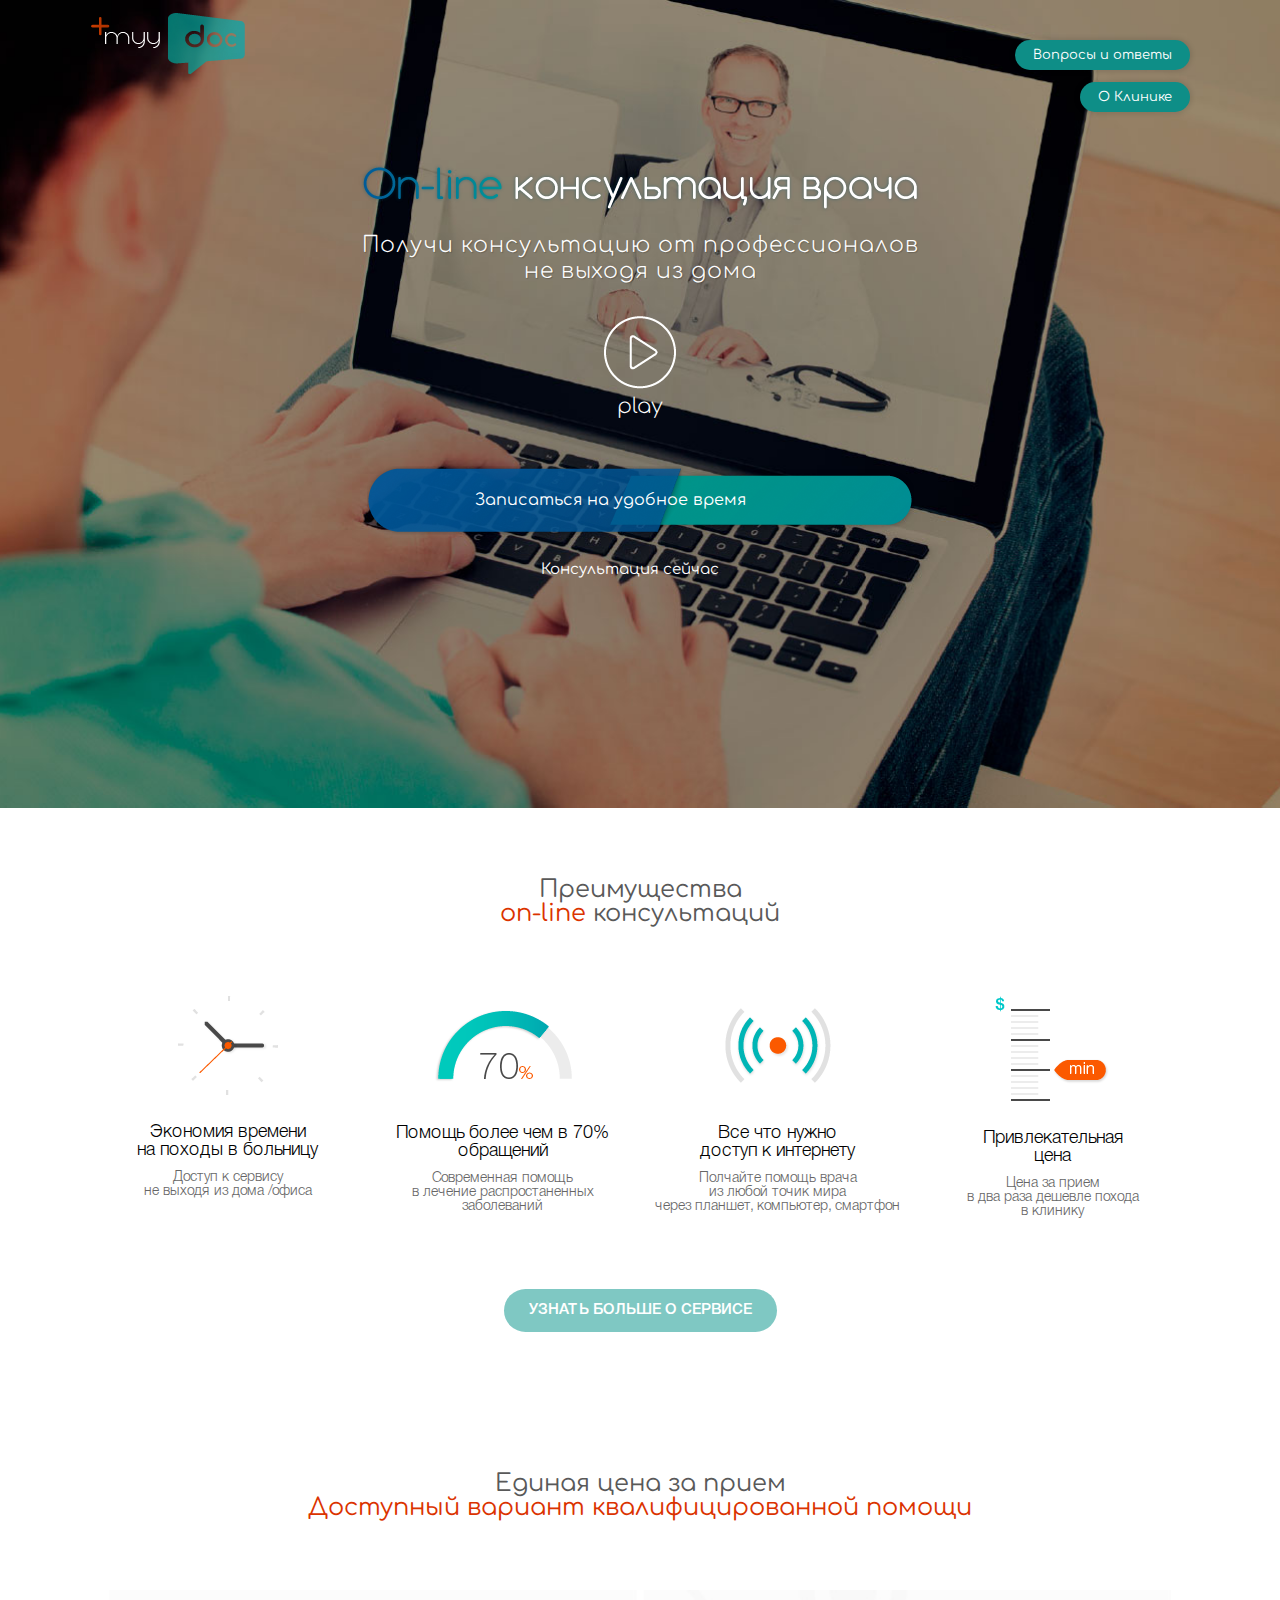
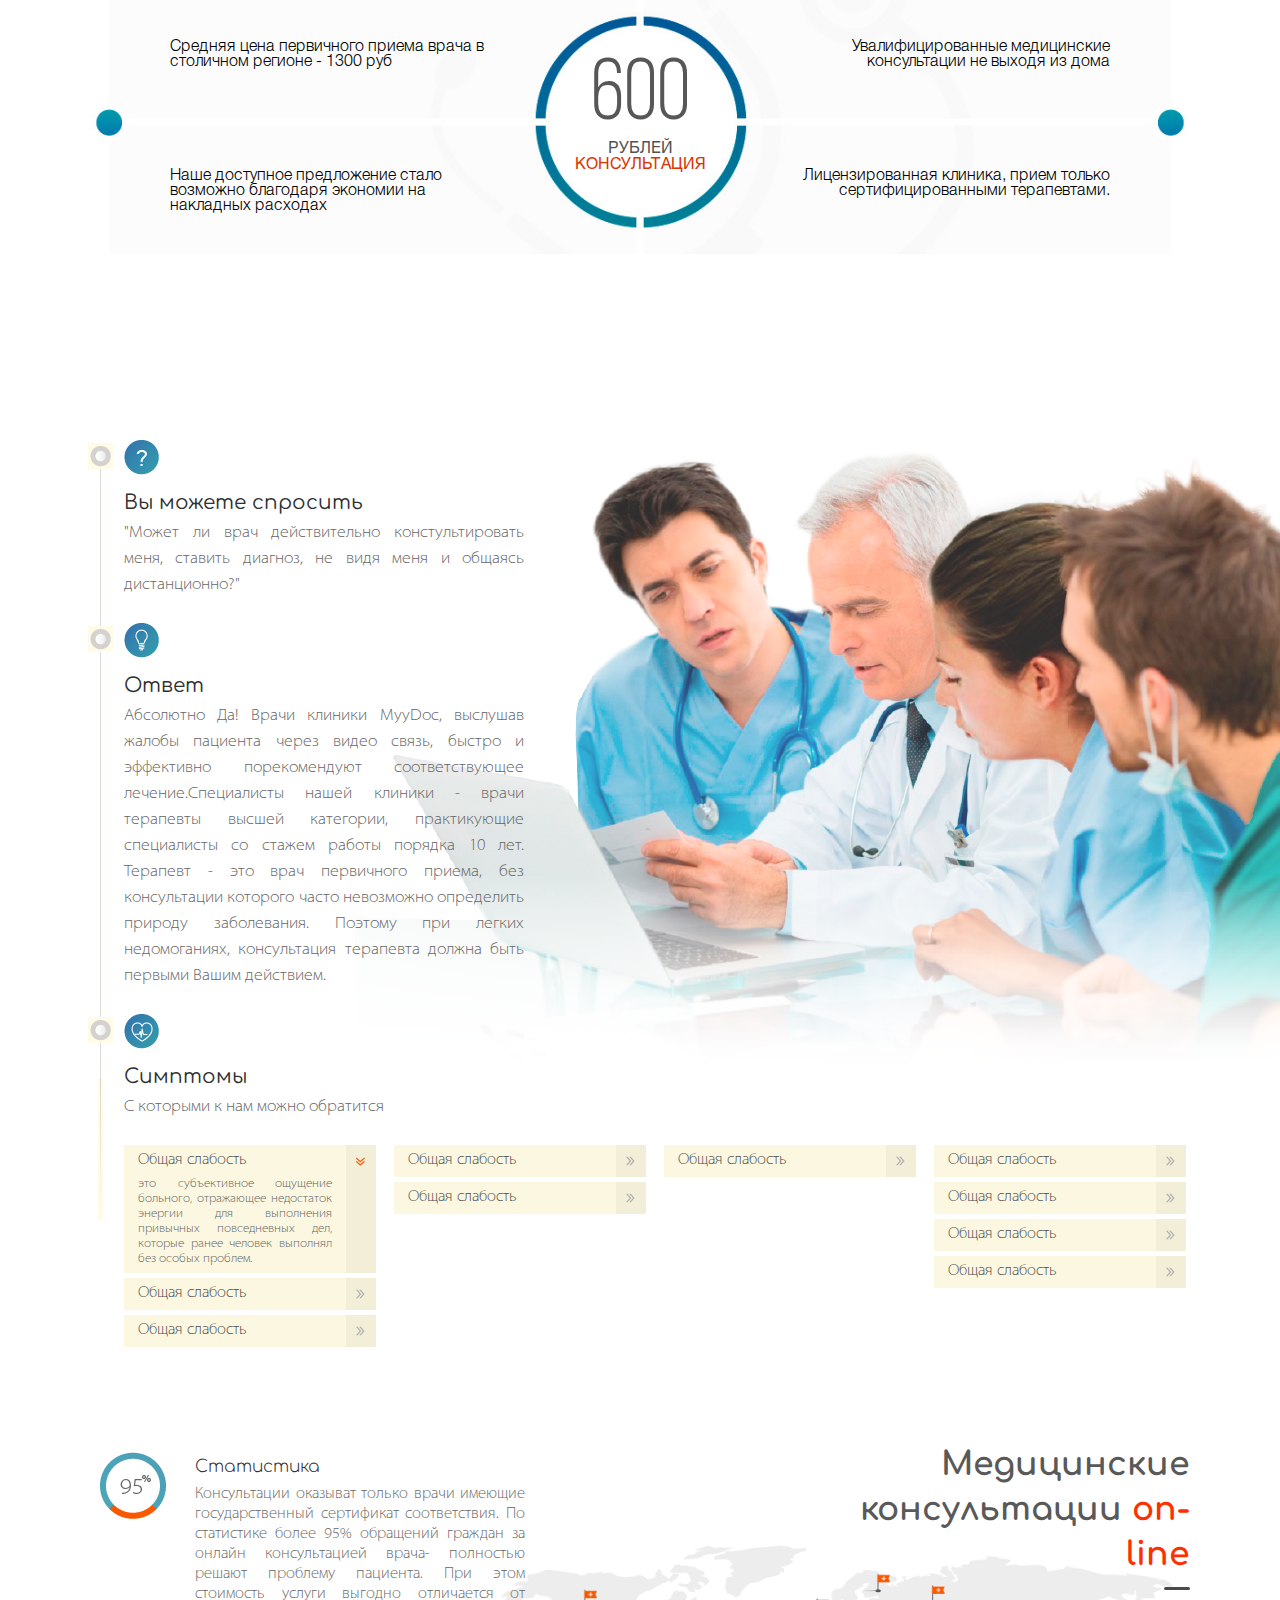
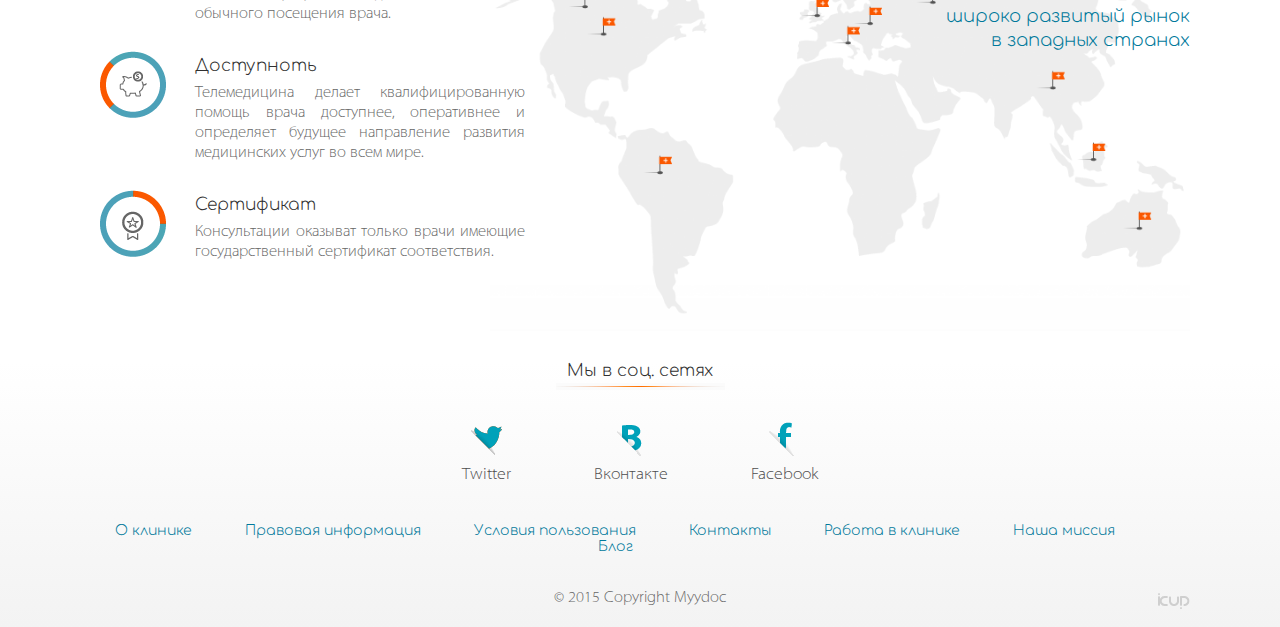
<file: index.html>
<!DOCTYPE html>

<html>
<head>
    <title>Получи консультацию от профессионалов</title>

    <meta charset="utf-8">
    <meta name="viewport" content="width=1120px">

    <link href='https://fonts.googleapis.com/css?family=Comfortaa:400,300,700&subset=latin,cyrillic' rel='stylesheet' type='text/css'>
    
    <link rel="stylesheet" href="css/jquery.fancybox.css">
    <link rel="stylesheet" href="css/reset.css"/>
    <link rel="stylesheet" href="css/magnific-popup.css"/>
    <link rel="stylesheet" href="css/style.css"/>

    
    <script src="js/jquery-1.10.2.min.js"></script>
    <script src="js/jquery.fancybox.pack.js"></script>
    <script src="js/jquery.magnific-popup.min.js"></script>
    <script src="js/app.js"></script>
</head>
<body>

    <div class="section-1">
        <div class="w-wrap">
            <div class="top">
                <a href="#" class="logo">
                    <img src="img/i-logo.png"/>
                </a>

                <div class="controls">
                    <a href="answer.html">Bопросы и ответы</a><br>
                    <a href="service.html">О Клинике</a>
                </div>

                <h1><span>On-line</span> консультация врача</h1>
                <h2>Получи консультацию от профессионалов<br/>не выходя из дома</h2>

                <a class="play-btn various fancybox.iframe" href="http://www.youtube.com/embed/nWszkI5ViTQ?autoplay=1"><p>Play</p></a>

                <div class="links">
                    <a href="#" class="l1 get-popup" data-model="sign-up">Записаться на удобное время</a>
                    <a href="#" class="l2 get-popup" data-model="sign-up">Консультация сейчас</a>
                </div>
            </div>
        </div>
    </div>

    <!-- Advantages -->

    <div class="w-wrap advan_wrap">
        
        <h2 class="h2_type">Преимущества<br>
<span>on-line</span> консультаций</h2>
        
        <div class="advan clearfix">

            <div class="advan_item">
                <img src="img/advan1.png" height="99" width="100" alt="">
                <h3>Экономия времени<br>
на походы в больницу</h3>
                <p>Доступ к сервису<br>
не выходя из дома /офиса</p>
            </div>

            <div class="advan_item">
                <img src="img/advan2.png" height="100" width="138" alt="">
                <h3>Помощь более
чем в 70% обращений</h3>
                <p>Современная помощь<br>
в лечение распростаненных<br>
заболеваний</p>
            </div>

            <div class="advan_item">
                <img src="img/advan3.png" height="100" width="106" alt="">
                <h3>Bсе что нужно<br>
доступ к интернету</h3>
                <p>Полчайте помощь врача<br>
из любой точик мира<br>
через планшет, компьютер, смартфон</p>
            </div>

            <div class="advan_item">
                <img src="img/advan4.png" height="105" width="115" alt="">
                <h3>Привлекательная<br>
цена</h3>
                <p>Цена за прием<br>
в два раза дешевле похода<br>
в клинику</p>
            </div>

            <a class="advan_link" href="#">Узнать больше о сервисе</a>

        </div>

    </div>

    <!-- Single price -->
    
    <div class="single_price_wrap w-wrap">
        
        <h2 class="h2_type">Единая цена за прием<br><span>Доступный вариант квалифицированной помощи</span></h2>

        <div class="single_price">

            <div class="single_price_row clearfix">
                <div class="single_price_item">
                    Cредняя цена первичного приема врача в<br> столичном регионе - 1300 руб
                </div>
                <div class="single_price_item">
                    Увалифицированные медицинские<br>
консультации не выходя из дома
                </div>
            </div>


            <div class="single_price_row clearfix">
                <div class="single_price_item">
                    Наше доступное предложение стало<br> возможно благодаря экономии на<br> накладных расходах
                </div>
                <div class="single_price_item">
                    Лицензированная клиника, прием только<br>сертифицированными терапевтами.
                </div>
            </div> 

            <div class="single_price_center">
                <b>600</b>
                <p>рублей<br>
                <span>консультация</span></p>
            </div>

        </div>
    </div>

    <div class="section-3">
        <div class="w-wrap">
            <div class="text-block">
                <p class="title question">Bы можете спросить</p>
                <p class="text">"Может ли врач действительно констультировать меня, ставить диагноз, не видя меня и общаясь дистанционно?" </p>

                <p class="title answer">Ответ</p>
                <p class="text">Абсолютно Да! Врачи клиники MyyDoc, выслушав жалобы пациента через видео связь, быстро и эффективно порекомендуют соответствующее лечение.Специалисты нашей клиники - врачи терапевты высшей категории, практикующие специалисты со стажем работы порядка 10 лет. Терапевт - это врач первичного приема, без консультации которого часто невозможно определить природу заболевания. Поэтому при легких недомоганиях, консультация терапевта должна быть первыми Вашим действием. </p>

                <p class="title symptoms">Симптомы</p>
                <p class="text">С которыми к нам можно обратится</p>
            </div>


            <div class="blocks">
                <div class="col">
                    <div class="slide-block open">
                        <div class="button">
                            <span></span>
                        </div>

                        <p class="name">Общая слабость</p>
                        <p class="info">это субъективное ощущение больного, отражающее недостаток энергии для выполнения привычных повседневных дел, которые ранее человек выполнял без особых проблем.</p>
                    </div>
                    <div class="slide-block">
                        <div class="button">
                            <span></span>
                        </div>

                        <p class="name">Общая слабость</p>
                        <p class="info">это субъективное ощущение больного, отражающее недостаток энергии для выполнения привычных повседневных дел, которые ранее человек выполнял без особых проблем.</p>
                    </div>
                    <div class="slide-block">
                        <div class="button">
                            <span></span>
                        </div>

                        <p class="name">Общая слабость</p>
                        <p class="info">это субъективное ощущение больного, отражающее недостаток энергии для выполнения привычных повседневных дел, которые ранее человек выполнял без особых проблем.</p>
                    </div>
                </div>
                <div class="col">
                    <div class="slide-block">
                        <div class="button">
                            <span></span>
                        </div>

                        <p class="name">Общая слабость</p>
                        <p class="info">это субъективное ощущение больного, отражающее недостаток энергии для выполнения привычных повседневных дел, которые ранее человек выполнял без особых проблем.</p>
                    </div>
                    <div class="slide-block">
                        <div class="button">
                            <span></span>
                        </div>

                        <p class="name">Общая слабость</p>
                        <p class="info">это субъективное ощущение больного, отражающее недостаток энергии для выполнения привычных повседневных дел, которые ранее человек выполнял без особых проблем.</p>
                    </div>
                </div>
                <div class="col">
                    <div class="slide-block">
                        <div class="button">
                            <span></span>
                        </div>

                        <p class="name">Общая слабость</p>
                        <p class="info">это субъективное ощущение больного, отражающее недостаток энергии для выполнения привычных повседневных дел, которые ранее человек выполнял без особых проблем.</p>
                    </div>
                </div>
                <div class="col">
                    <div class="slide-block">
                        <div class="button">
                            <span></span>
                        </div>

                        <p class="name">Общая слабость</p>
                        <p class="info">это субъективное ощущение больного, отражающее недостаток энергии для выполнения привычных повседневных дел, которые ранее человек выполнял без особых проблем.</p>
                    </div>
                    <div class="slide-block">
                        <div class="button">
                            <span></span>
                        </div>

                        <p class="name">Общая слабость</p>
                        <p class="info">это субъективное ощущение больного, отражающее недостаток энергии для выполнения привычных повседневных дел, которые ранее человек выполнял без особых проблем.</p>
                    </div>
                    <div class="slide-block">
                        <div class="button">
                            <span></span>
                        </div>

                        <p class="name">Общая слабость</p>
                        <p class="info">это субъективное ощущение больного, отражающее недостаток энергии для выполнения привычных повседневных дел, которые ранее человек выполнял без особых проблем.</p>
                    </div>
                    <div class="slide-block">
                        <div class="button">
                            <span></span>
                        </div>

                        <p class="name">Общая слабость</p>
                        <p class="info">это субъективное ощущение больного, отражающее недостаток энергии для выполнения привычных повседневных дел, которые ранее человек выполнял без особых проблем.</p>
                    </div>
                </div>
            </div>
        </div>
    </div>

    <div class="section-4">
        <div class="w-wrap">
            <div class="slogan">
                <h2>Медицинские<br/>консультации <span>on-line</span></h2>
                <span class="border"></span>
                <p class="h2-desc">широко развитый рынок<br/>
                    в западных странах</p>
            </div>

            <div class="statistics">
                <div class="item i1">
                    <div class="image"></div>
                    <div class="text">
                        <p class="title">Статистика</p>
                        <p class="info">Консультации оказыват только врачи имеющие государственный сертификат соответствия. По статистике более 95% обращений граждан за онлайн консультацией врача- полностью решают проблему пациента. При этом стоимость услуги выгодно отличается от обычного посещения врача.</p>
                    </div>
                </div>
                <div class="item i2">
                    <div class="image"></div>
                    <div class="text">
                        <p class="title">Доступноть</p>
                        <p class="info">Телемедицина делает квалифицированную помощь врача доступнее, оперативнее и определяет будущее направление развития медицинских услуг во всем мире.</p>
                    </div>
                </div>
                <div class="item i3">
                    <div class="image"></div>
                    <div class="text">
                        <p class="title">Сертификат</p>
                        <p class="info">Консультации оказыват только врачи имеющие государственный сертификат соответствия.</p>
                    </div>
                </div>
            </div>
        </div>
    </div>

    <div class="section-5">
        <div class="w-wrap">
            <div class="social-links">
                <p class="title">Мы в соц. сетях</p>

                <ul>
                    <li>
                        <a href="#">
                            <img src="img/i-tw.png"/><p>Twitter</p>
                        </a>
                    </li>
                    <li>
                        <a href="#">
                            <img src="img/i-vk.png"/><p>Вконтакте</p>
                        </a>
                    </li>
                    <li>
                        <a href="#">
                            <img src="img/i-fb.png"/><p>Facebook</p>
                        </a>
                    </li>
                </ul>
            </div>

            <div class="footer-links">
                <ul>
                    <li><a href="#">О клинике</a></li>
                    <li><a href="#">Правовая информация</a></li>
                    <li><a href="#">Условия пользования</a></li>
                    <li><a href="#">Контакты</a></li>
                    <li><a href="#">Работа в клинике</a></li>
                    <li><a href="#">Наша миссия</a></li>
                    <li><a href="#">Блог</a></li>
                </ul>
            </div>

            <p class="copy">© 2015 Copyright Myydoc</p>

            <a href="#" class="dev">
                <img src="img/i-dev.png"/>
            </a>
        </div>
    </div>


<div class="popup-bg">
    <div class="popup-content sign-in">
        <div class="inner-box">
            <div class="close"></div>

            <div class="logo">
                <img src="img/i-popup-logo.png"/>
            </div>

            <form>
                <p>Войти в кабинет</p>

                <input type="text" class="first" name="email" placeholder="e-mail, логин"/>
                <input type="password" class="last" name="password" placeholder="Пароль"/>

                <div class="controls">
                    <a href="#">Забыли пароль?</a>
                    <input type="submit" value="Вход"/>
                </div>
            </form>

            <div class="bottom">
                <p>У вас нет аккаунта <a href="#">Зарегистрироваться?</a></p>
            </div>
        </div>
    </div>

    <div class="popup-content sign-up">
        <div class="inner-box">
            <div class="close"></div>

            <div class="logo">
                <img src="img/i-popup-logo.png"/>
            </div>

            <form>
                <p>Регистрация</p>

                <input type="text" class="first" name="email" placeholder="e-mail"/>
                <input type="password" name="password" placeholder="Пароль"/>
                <input type="password" class="last" name="password_confirm" placeholder="Повторите пароль"/>

                <div class="mobile-section">
                    <span class="text">Номер телефона</span>

                    <div class="wrap-bg">
                        <select name="phone-code">
                            <option value="RU +7">RU +7</option>
                            <option value="UA +38">UA +38</option>
                            <option value="EU +8">EU +8</option>
                        </select>
                        <span class="line"></span>
                        <input type="text" name="phone-number" placeholder="Ваш телефон"/>
                    </div>
                </div>

                <div class="bottom"></div>

                <label for="checkbox-accept" class="checkbox-accept">
                    <input type="checkbox" name="accept" id="checkbox-accept"/>
                    <span>Я принимаю условия<br/><a href="#">пользовательского соглашнеия</a></span>
                </label>

                <div class="controls">
                    <input type="submit" value="Зарегистрироваться"/>
                </div>
            </form>
        </div>
    </div>
</div>

</body>
</html>
</file>
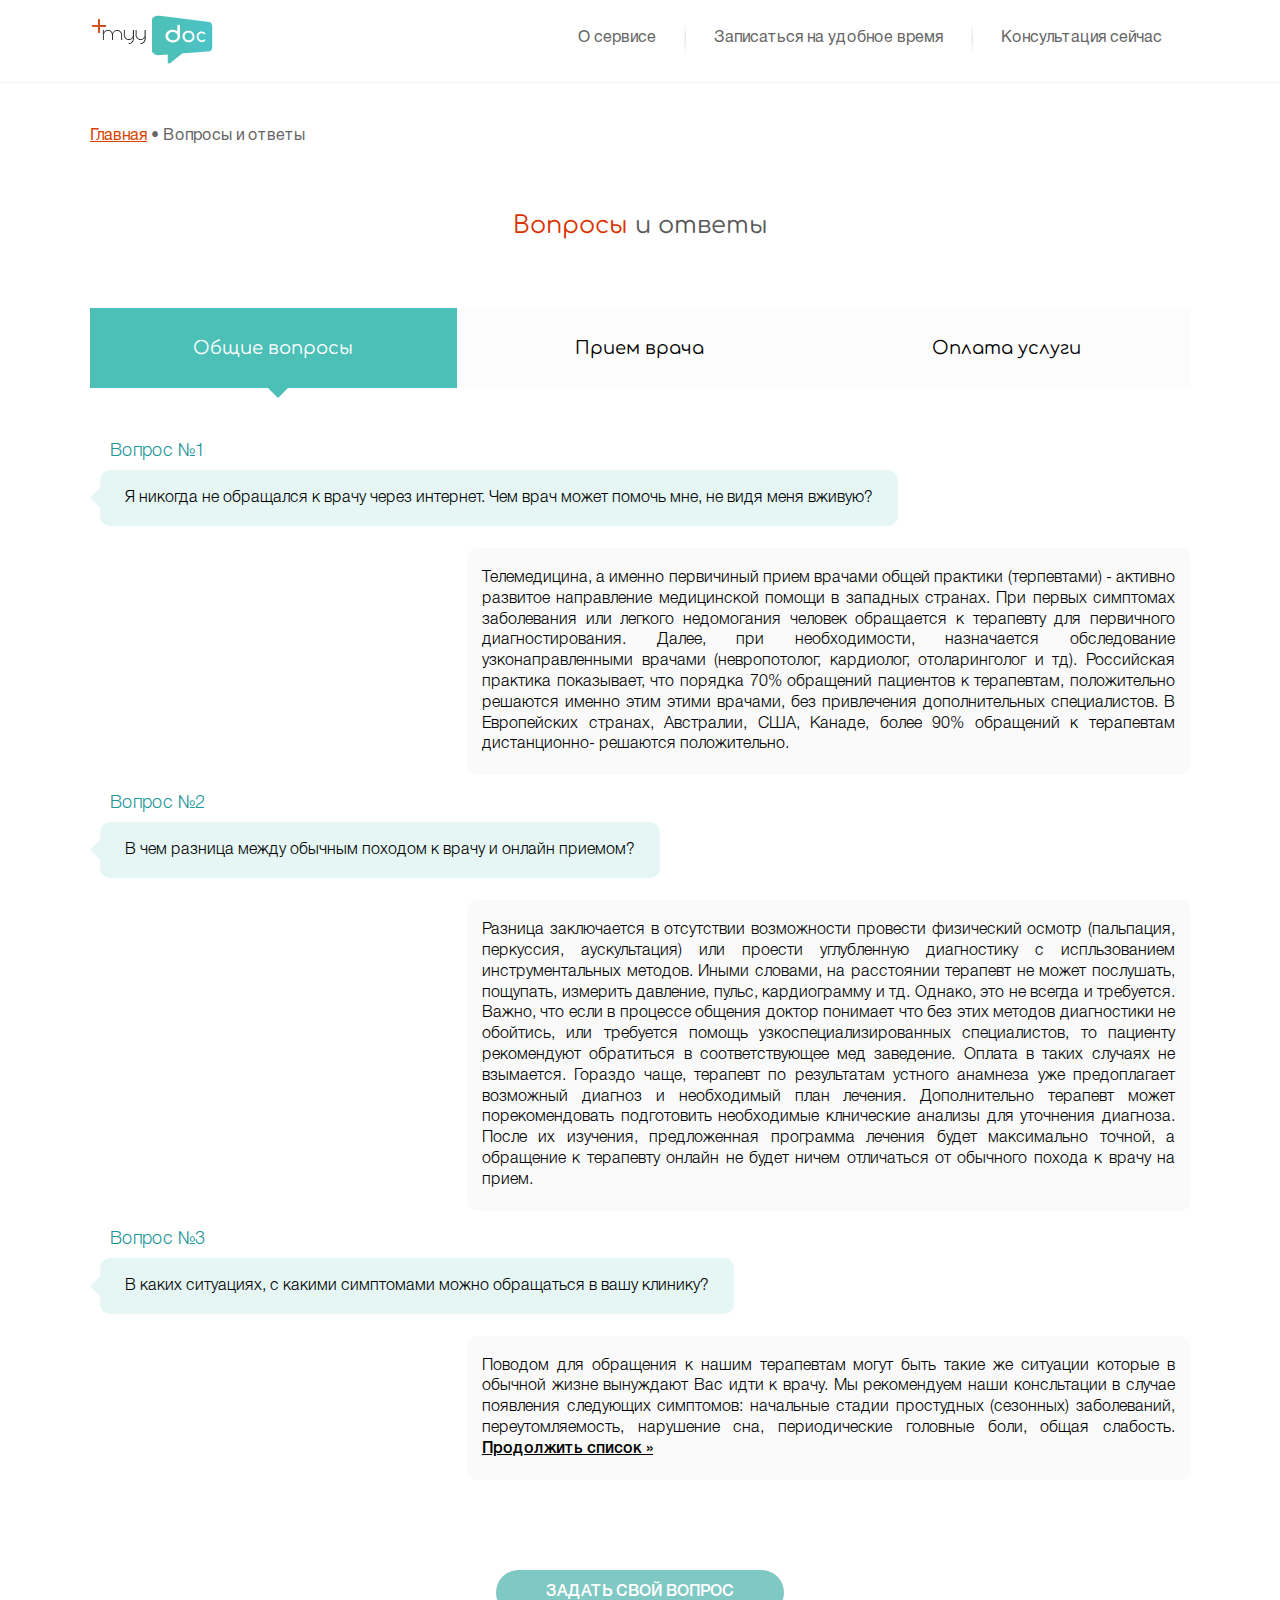
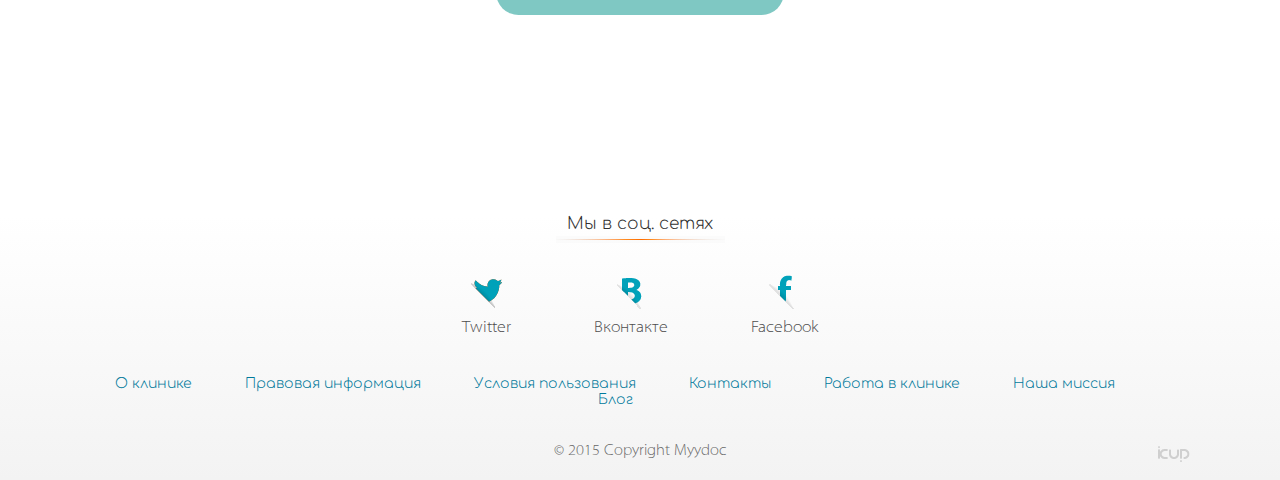
<file: answer.html>
<!DOCTYPE html>

<html>
<head>
    <title>Получи консультацию от профессионалов</title>

    <meta charset="utf-8">

    <link href='https://fonts.googleapis.com/css?family=Comfortaa:400,300,700&subset=latin,cyrillic' rel='stylesheet' type='text/css'>
    
    <link rel="stylesheet" href="css/jquery.fancybox.css">
    <link rel="stylesheet" href="css/reset.css"/>
    <link rel="stylesheet" href="css/magnific-popup.css"/>
    <link rel="stylesheet" href="css/style.css"/>

    
    <script src="js/jquery-1.10.2.min.js"></script>
    <script src="js/jquery.fancybox.pack.js"></script>
    <script src="js/jquery.magnific-popup.min.js"></script>
    <script src="js/app.js"></script>
</head>
<body>

    <!-- Header  -->


    <div class="header_wrap">
        <div class="header w-wrap clearfix">
            <a href="index.html" class="logo"><img src="img/i-popup-logo.png" alt=""></a>
            <div class="header_menu clearfix">
                <ul>
                    <li><a href="service.html">О сервисе</a></li>
                    <li><img src="img/serap.png" height="34" width="2" alt=""></li>
                    <li><a href="#">Записаться на удобное время</a></li>
                    <li><img src="img/serap.png" height="34" width="2" alt=""></li>
                    <li><a href="#">Консультация сейчас</a></li>
                </ul>
            </div>
        </div>
    </div>

    <!-- Bread crumbs -->

    <div class="w-wrap">
        <div class="bread clearfix">
            <ul>
                <li><a href="index.html">Главная</a></li>
                <li>&bull;</li>
                <li>Вопросы и ответы</li>
            </ul>
        </div>
    </div>

    <!-- Answer tabs -->

    <div class="answer_tabs w-wrap">

        <h2 class="h2_type"><span>Bопросы</span> и ответы</h2>
        
        <div class="tabs_wrap clearfix">
            
            <div class="service_tabs_item service_tabs_item1 tabs_active clearfix">
                <p>Общие вопросы</p>
            </div>

            <div class="service_tabs_item service_tabs_item2 clearfix">
                <p>Прием врача</p>
            </div>

            <div class="service_tabs_item service_tabs_item3 clearfix">
                <p>Оплата услуги</p>
            </div>

        </div>

        <div class="tabs_content tabs_content_1 tabs_content_active">
            
            <div class="answer_item clearfix">
                <h3>Вопрос №1</h3>
                <div class="ask_text clearfix">
                    Я никогда не обращался к врачу через интернет. Чем врач может помочь мне, не видя меня вживую?  
                </div>
                <div class="answer_text">
                    Телемедицина, а именно первичиный прием врачами общей практики (терпевтами) - активно развитое направление медицинской помощи в западных странах. При первых симптомах заболевания или легкого недомогания человек обращается к терапевту для первичного диагностирования. Далее, при необходимости, назначается обследование узконаправленными врачами (невропотолог, кардиолог, отоларинголог и тд). Российская практика показывает, что порядка 70% обращений пациентов к терапевтам, положительно решаются именно этим этими врачами, без привлечения дополнительных специалистов. В Европейских странах, Австралии, США, Канаде, более 90% обращений к терапевтам дистанционно- решаются положительно.  
                </div>
            </div>

            <div class="answer_item clearfix">
                <h3>Вопрос №2</h3>
                <div class="ask_text clearfix">
                    В чем разница между обычным походом к врачу и онлайн приемом?   
                </div>
                <div class="answer_text">
                    Разница заключается в отсутствии возможности провести физический осмотр (пальпация, перкуссия, аускультация) или проести углубленную диагностику с испльзованием инструментальных методов. Иными словами, на расстоянии терапевт не может послушать, пощупать, измерить давление, пульс, кардиограмму и тд. Однако, это не всегда и требуется. Важно, что если в процессе общения доктор понимает что без этих методов диагностики не обойтись, или требуется помощь узкоспециализированных специалистов, то пациенту рекомендуют обратиться в соответствующее мед заведение. Оплата в таких случаях не взымается. Гораздо чаще, терапевт по результатам устного анамнеза уже предоплагает возможный диагноз и необходимый план лечения. Дополнительно терапевт может порекомендовать подготовить необходимые клнические анализы для уточнения диагноза. После их изучения, предложенная программа лечения будет максимально точной, а обращение к терапевту онлайн не будет ничем отличаться от обычного похода к врачу на прием.
                </div>
            </div>

            <div class="answer_item clearfix">
                <h3>Вопрос №3</h3>
                <div class="ask_text clearfix">
                    В каких ситуациях, с какими симптомами можно обращаться в вашу клинику?    
                </div>
                <div class="answer_text">
                    Поводом для обращения к нашим терапевтам могут быть такие же ситуации которые в обычной жизне вынуждают Вас идти к врачу. Мы рекомендуем наши консльтации в случае появления следующих симптомов: начальные стадии простудных (сезонных) заболеваний, переутомляемость, нарушение сна, периодические головные боли, общая слабость.
<a href="">Продолжить список »</a>
                </div>
            </div>

        </div>

        <div class="tabs_content tabs_content_2">
            
            <div class="answer_item clearfix">
                <h3>Вопрос №2</h3>
                <div class="ask_text clearfix">
                    В чем разница между обычным походом к врачу и онлайн приемом?   
                </div>
                <div class="answer_text">
                    Разница заключается в отсутствии возможности провести физический осмотр (пальпация, перкуссия, аускультация) или проести углубленную диагностику с испльзованием инструментальных методов. Иными словами, на расстоянии терапевт не может послушать, пощупать, измерить давление, пульс, кардиограмму и тд. Однако, это не всегда и требуется. Важно, что если в процессе общения доктор понимает что без этих методов диагностики не обойтись, или требуется помощь узкоспециализированных специалистов, то пациенту рекомендуют обратиться в соответствующее мед заведение. Оплата в таких случаях не взымается. Гораздо чаще, терапевт по результатам устного анамнеза уже предоплагает возможный диагноз и необходимый план лечения. Дополнительно терапевт может порекомендовать подготовить необходимые клнические анализы для уточнения диагноза. После их изучения, предложенная программа лечения будет максимально точной, а обращение к терапевту онлайн не будет ничем отличаться от обычного похода к врачу на прием.
                </div>
            </div>

        </div>

        <div class="tabs_content tabs_content_3">
            
            <div class="answer_item clearfix">
                <h3>Вопрос №3</h3>
                <div class="ask_text clearfix">
                    В каких ситуациях, с какими симптомами можно обращаться в вашу клинику?    
                </div>
                <div class="answer_text">
                    Поводом для обращения к нашим терапевтам могут быть такие же ситуации которые в обычной жизне вынуждают Вас идти к врачу. Мы рекомендуем наши консльтации в случае появления следующих симптомов: начальные стадии простудных (сезонных) заболеваний, переутомляемость, нарушение сна, периодические головные боли, общая слабость.
<a href="">Продолжить список »</a>
                </div>
            </div>
            
        </div>

        <div class="answer_btn_wrap">
            <button>Задать свой вопрос</button>
        </div>

    </div>

    <!-- Social -->

    <div class="section-5">
        <div class="w-wrap">
            <div class="social-links">
                <p class="title">Мы в соц. сетях</p>

                <ul>
                    <li>
                        <a href="#">
                            <img src="img/i-tw.png"/><p>Twitter</p>
                        </a>
                    </li>
                    <li>
                        <a href="#">
                            <img src="img/i-vk.png"/><p>Вконтакте</p>
                        </a>
                    </li>
                    <li>
                        <a href="#">
                            <img src="img/i-fb.png"/><p>Facebook</p>
                        </a>
                    </li>
                </ul>
            </div>

            <div class="footer-links">
                <ul>
                    <li><a href="#">О клинике</a></li>
                    <li><a href="#">Правовая информация</a></li>
                    <li><a href="#">Условия пользования</a></li>
                    <li><a href="#">Контакты</a></li>
                    <li><a href="#">Работа в клинике</a></li>
                    <li><a href="#">Наша миссия</a></li>
                    <li><a href="#">Блог</a></li>
                </ul>
            </div>

            <p class="copy">© 2015 Copyright Myydoc</p>

            <a href="#" class="dev">
                <img src="img/i-dev.png"/>
            </a>
        </div>
    </div>

</body>
</html>
</file>
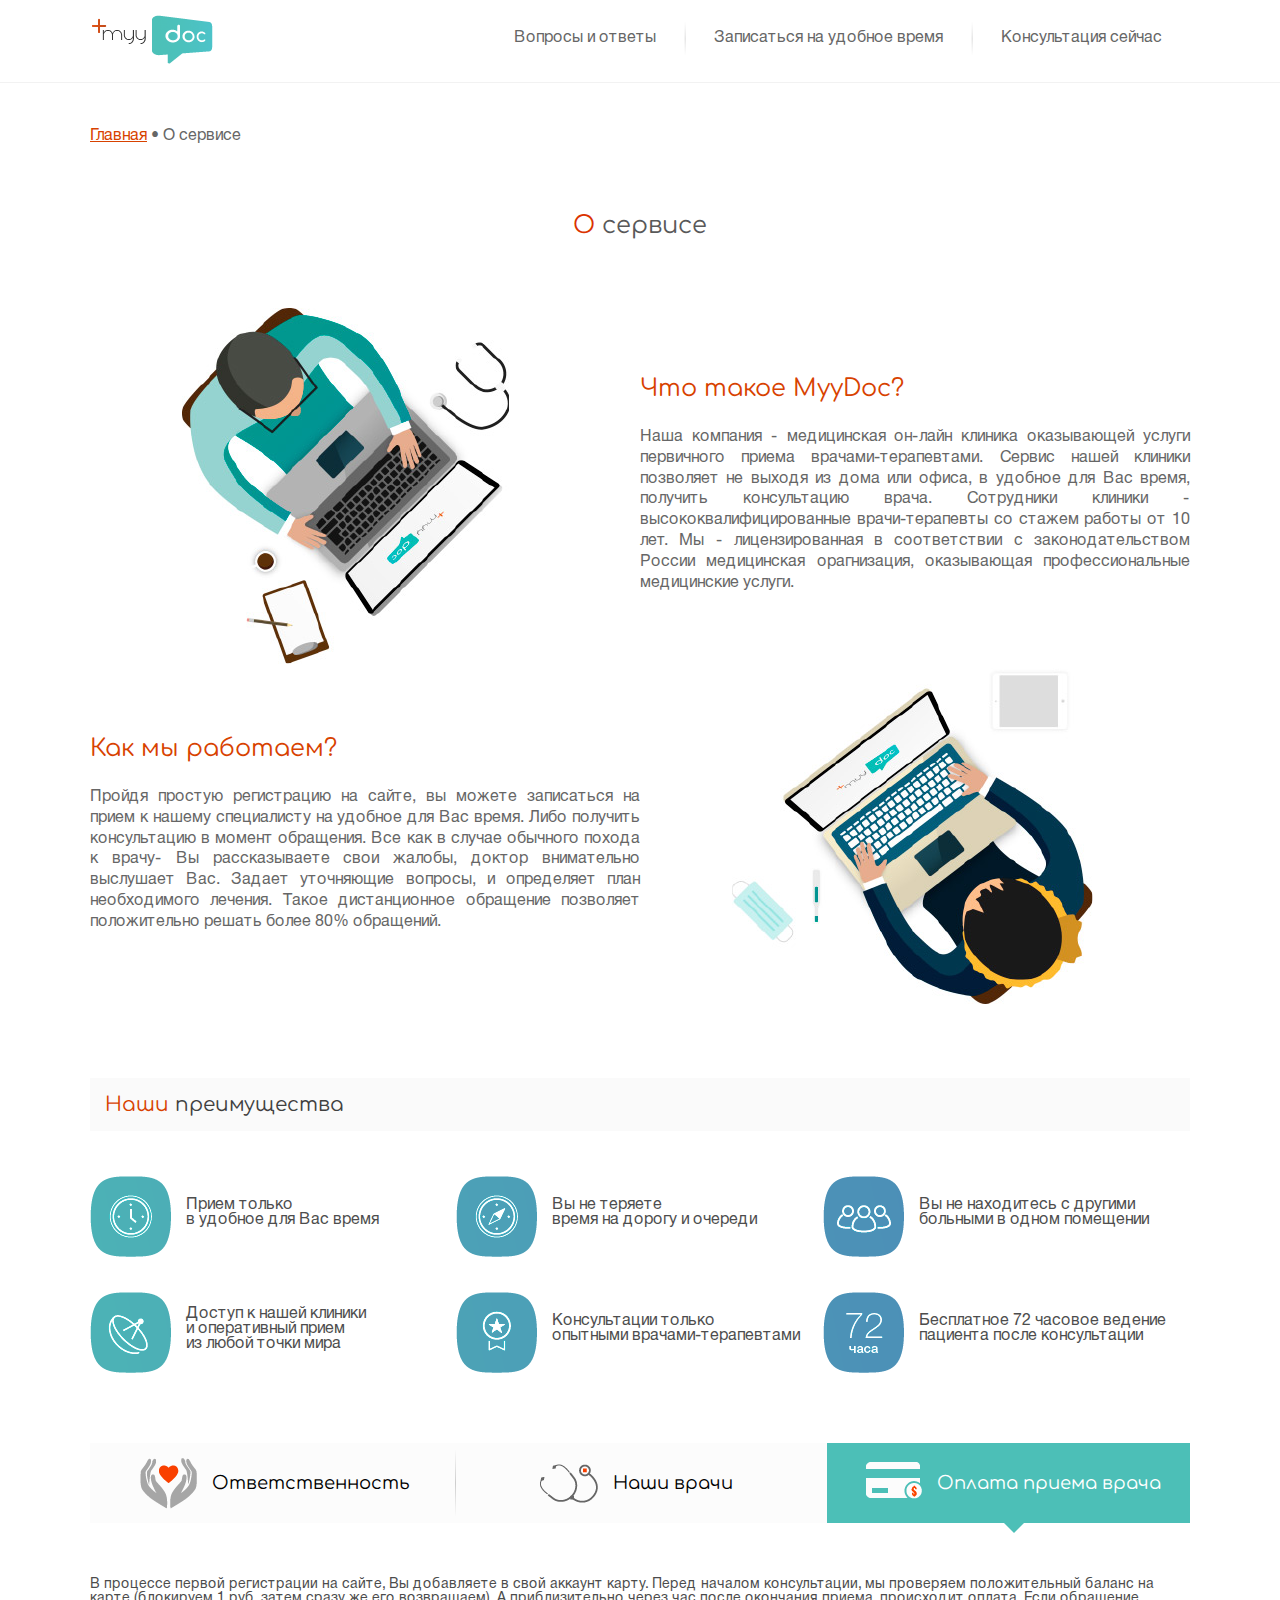
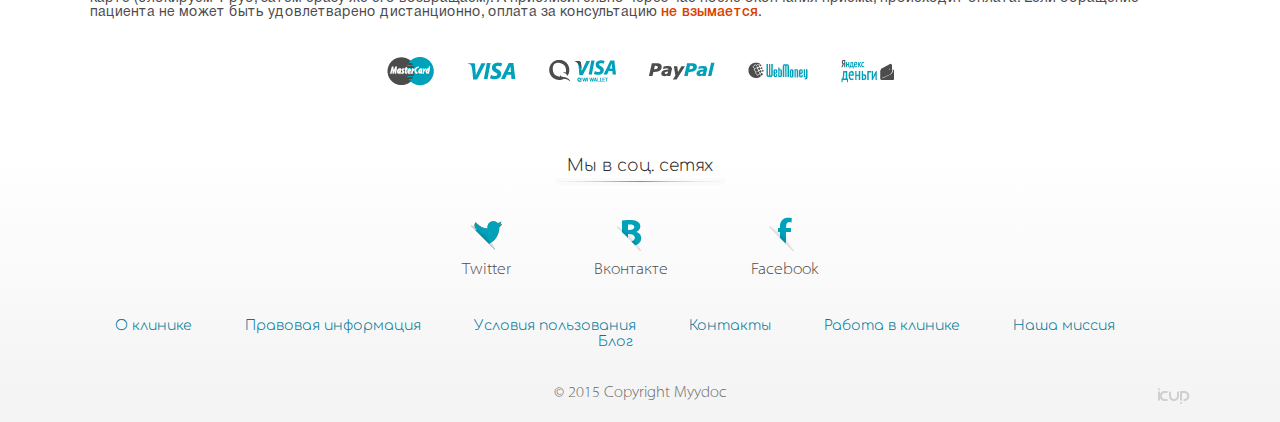
<file: service.html>
<!DOCTYPE html>

<html>
<head>
    <title>Получи консультацию от профессионалов</title>

    <meta charset="utf-8">

    <link href='https://fonts.googleapis.com/css?family=Comfortaa:400,300,700&subset=latin,cyrillic' rel='stylesheet' type='text/css'>
    
    <link rel="stylesheet" href="css/jquery.fancybox.css">
    <link rel="stylesheet" href="css/reset.css"/>
    <link rel="stylesheet" href="css/magnific-popup.css"/>
    <link rel="stylesheet" href="css/style.css"/>

    
    <script src="js/jquery-1.10.2.min.js"></script>
    <script src="js/jquery.fancybox.pack.js"></script>
    <script src="js/jquery.magnific-popup.min.js"></script>
    <script src="js/app.js"></script>
</head>
<body>

    <!-- Header  -->


    <div class="header_wrap">
        <div class="header w-wrap clearfix">
            <a href="index.html" class="logo"><img src="img/i-popup-logo.png" alt=""></a>
            <div class="header_menu clearfix">
                <ul>
                    <li><a href="answer.html">Вопросы и ответы</a></li>
                    <li><img src="img/serap.png" height="34" width="2" alt=""></li>
                    <li><a href="#">Записаться на удобное время</a></li>
                    <li><img src="img/serap.png" height="34" width="2" alt=""></li>
                    <li><a href="#">Консультация сейчас</a></li>
                </ul>
            </div>
        </div>
    </div>

    <!-- Bread crumbs -->

    <div class="w-wrap">
        <div class="bread clearfix">
            <ul>
                <li><a href="index.html">Главная</a></li>
                <li>&bull;</li>
                <li>О сервисе</li>
            </ul>
        </div>
    </div>

    <!-- About service -->

    <div class="about_service w-wrap">
        
        <h2 class="h2_type"><span>О</span> сервисе</h2>

        <div class="service_row clearfix">
            
            <div class="service_img">
                <img src="img/service1.jpg" height="356" width="327" alt="">
            </div>
            
            <div class="service_descr">
                <h3>Что такое MyyDoc?</h3>
                <p>Наша компания - медицинская он-лайн клиника оказывающей услуги первичного приема врачами-терапевтами. Сервис нашей клиники позволяет не выходя из дома или офиса, в удобное для Вас время, получить консультацию врача. Сотрудники клиники - высококвалифицированные врачи-терапевты  со стажем работы от 10 лет.  Мы - лицензированная в соответствии с законодательством России медицинская орагнизация, оказывающая профессиональные медицинские услуги. </p>
            </div>

        </div>

        <div class="service_row clearfix">
            
            <div class="service_descr">
                <h3>Как мы работаем?</h3>
                <p>Пройдя простую регистрацию на сайте, вы можете записаться на прием к нашему специалисту на удобное для Вас время. Либо получить консультацию в момент обращения. Все как в случае обычного похода к врачу- Вы рассказываете свои жалобы, доктор внимательно выслушает Вас. Задает уточняющие вопросы, и определяет план необходимого лечения. Такое дистанционное обращение позволяет положительно решать более 80% обращений.</p>
            </div>

            <div class="service_img">
                <img src="img/service2.jpg" height="336" width="361" alt="">
            </div>

        </div>
    </div>

    <!-- Our advantages -->

    <div class="our_advan_wrap w-wrap">
        
        <h2><span>Наши</span> преимущества</h2>

        <div class="clearfix">

            <div class="our_advan_item clearfix">
                <img src="img/our_advan1.png" height="81" width="81" alt="">
                <h3>Прием только<br> 
в удобное для Вас время</h3>
            </div>

            <div class="our_advan_item clearfix">
                <img src="img/our_advan2.png" height="81" width="81" alt="">
                <h3>Вы не теряете<br>
время на дорогу и очереди</h3>
            </div>

            <div class="our_advan_item clearfix">
                <img src="img/our_advan3.png" height="81" width="81" alt="">
                <h3>Вы не находитесь с другими<br>
больными в одном помещении</h3>
            </div>

            <div class="our_advan_item clearfix our_advan_item_3_string">
                <img src="img/our_advan4.png" height="81" width="81" alt="">
                <h3>Доступ к нашей клиники<br>
и оперативный прием<br>
из любой точки мира</h3>
            </div>

            <div class="our_advan_item clearfix">
                <img src="img/our_advan5.png" height="81" width="81" alt="">
                <h3>Консультации только<br>
опытными врачами-терапевтами</h3>
            </div>

            <div class="our_advan_item clearfix">
                <img src="img/our_advan6.png" height="81" width="81" alt="">
                <h3>Бесплатное 72 часовое ведение<br>
пациента после консультации</h3>
            </div>

        </div>
    </div>

    <!-- Service tabs -->

    <div class="service_tabs w-wrap">
        
        <div class="tabs_wrap clearfix">
            
            <div class="service_tabs_item service_tabs_item1 clearfix">
                <div class="serv_tab_img serv_tab_img_1"></div>
                <p>Ответственность</p>
            </div>

            <div class="tabs_ser"></div>

            <div class="service_tabs_item service_tabs_item2 clearfix">
                <div class="serv_tab_img serv_tab_img_2"></div>
                <p>Наши врачи</p>
            </div>

            <div class="tabs_ser2"></div>

            <div class="service_tabs_item service_tabs_item3 tabs_active clearfix">
                <div class="serv_tab_img serv_tab_img_3"></div>
                <p>Оплата приема врача</p>
            </div>

        </div>

        <div class="tabs_content tabs_content_1">
            
            <p class="tabs_p">В процессе первой регистрации на сайте, Вы добавляете в свой аккаунт карту. Перед началом консультации, мы проверяем положительный баланс на карте (блокируем 1 руб, затем сразу же его возвращаем). А приблизительно через час после окончания приема, происходит оплата. Если обращение пациента не может быть удовлетварено дистанционно, оплата за консультацию <span>не  взымается</span>.</p>

        </div>

        <div class="tabs_content tabs_content_2">
            
            <p class="tabs_p">В процессе первой регистрации на сайте, Вы добавляете в свой аккаунт карту. Перед началом консультации, мы проверяем положительный баланс на карте (блокируем 1 руб, затем сразу же его возвращаем). А приблизительно через час после окончания приема, происходит оплата. Если обращение пациента не может быть удовлетварено дистанционно, оплата за консультацию <span>не  взымается</span>.</p>

        </div>

        <div class="tabs_content tabs_content_3 tabs_content_active">
            
            <p class="tabs_p">В процессе первой регистрации на сайте, Вы добавляете в свой аккаунт карту. Перед началом консультации, мы проверяем положительный баланс на карте (блокируем 1 руб, затем сразу же его возвращаем). А приблизительно через час после окончания приема, происходит оплата. Если обращение пациента не может быть удовлетварено дистанционно, оплата за консультацию <span>не  взымается</span>.</p>
            <div class="payment">
                <a href="#"><img src="img/pay1.png" alt=""></a>
                <a href="#"><img src="img/pay2.png" alt=""></a>
                <a href="#"><img src="img/pay3.png" alt=""></a>
                <a href="#"><img src="img/pay4.png" alt=""></a>
                <a href="#"><img src="img/pay5.png" alt=""></a>
                <a href="#"><img src="img/pay6.png" alt=""></a>
            </div>
            
        </div>

    </div>

    <!-- Social -->

    <div class="section-5">
        <div class="w-wrap">
            <div class="social-links">
                <p class="title">Мы в соц. сетях</p>

                <ul>
                    <li>
                        <a href="#">
                            <img src="img/i-tw.png"/><p>Twitter</p>
                        </a>
                    </li>
                    <li>
                        <a href="#">
                            <img src="img/i-vk.png"/><p>Вконтакте</p>
                        </a>
                    </li>
                    <li>
                        <a href="#">
                            <img src="img/i-fb.png"/><p>Facebook</p>
                        </a>
                    </li>
                </ul>
            </div>

            <div class="footer-links">
                <ul>
                    <li><a href="#">О клинике</a></li>
                    <li><a href="#">Правовая информация</a></li>
                    <li><a href="#">Условия пользования</a></li>
                    <li><a href="#">Контакты</a></li>
                    <li><a href="#">Работа в клинике</a></li>
                    <li><a href="#">Наша миссия</a></li>
                    <li><a href="#">Блог</a></li>
                </ul>
            </div>

            <p class="copy">© 2015 Copyright Myydoc</p>

            <a href="#" class="dev">
                <img src="img/i-dev.png"/>
            </a>
        </div>
    </div>

</body>
</html>
</file>
<file: css/style.css>
/* This stylesheet generated by Transfonter (http://transfonter.org) on February 10, 2016 8:13 AM */

@font-face {
    font-family: 'HelveticaNeueCyr';
    src: url('../fonts/HelveticaNeueCyr-Roman.eot');
    src: url('../fonts/HelveticaNeueCyr-Roman.eot?#iefix') format('embedded-opentype'),
        url('../fonts/HelveticaNeueCyr-Roman.woff') format('woff'),
        url('../fonts/HelveticaNeueCyr-Roman.ttf') format('truetype');
    font-weight: normal;
    font-style: normal;
}

@font-face {
    font-family: 'Bebas';
    src: url('../fonts/BebasNeueBook.eot');
    src: url('../fonts/BebasNeueBook.eot?#iefix') format('embedded-opentype'),
        url('../fonts/BebasNeueBook.woff') format('woff'),
        url('../fonts/BebasNeueBook.ttf') format('truetype');
    font-weight: normal;
    font-style: normal;
}

@font-face {
    font-family: 'HelveticaNeueCyr';
    src: url('../fonts/HelveticaNeueCyr-Medium.eot');
    src: url('../fonts/HelveticaNeueCyr-Medium.eot?#iefix') format('embedded-opentype'),
        url('../fonts/HelveticaNeueCyr-Medium.woff') format('woff'),
        url('../fonts/HelveticaNeueCyr-Medium.ttf') format('truetype');
    font-weight: 500;
    font-style: normal;
}

@font-face {
    font-family: 'HelveticaNeueCyr';
    src: url('../fonts/HelveticaNeueCyr-Light.eot');
    src: url('../fonts/HelveticaNeueCyr-Light.eot?#iefix') format('embedded-opentype'),
        url('../fonts/HelveticaNeueCyr-Light.woff') format('woff'),
        url('../fonts/HelveticaNeueCyr-Light.ttf') format('truetype');
    font-weight: 300;
    font-style: normal;
}

@font-face {
    font-family: 'onts/HelveticaNeueCyr';
    src: url('../fonts/HelveticaNeueCyr-UltraLight.eot');
    src: url('../fonts/HelveticaNeueCyr-UltraLight.eot?#iefix') format('embedded-opentype'),
        url('../fonts/HelveticaNeueCyr-UltraLight.woff') format('woff'),
        url('../fonts/HelveticaNeueCyr-UltraLight.ttf') format('truetype');
    font-weight: 200;
    font-style: normal;
}

/* font-family: "MyriadProRegular"; */
@font-face {
    font-family: "MyriadProRegular";
    src: url("../fonts/MyriadProRegular/MyriadProRegular.eot");
    src: url("../fonts/MyriadProRegular/MyriadProRegular.eot?#iefix")format("embedded-opentype"),
    url("../fonts/MyriadProRegular/MyriadProRegular.woff") format("woff"),
    url("../fonts/MyriadProRegular/MyriadProRegular.ttf") format("truetype");
    font-style: normal;
    font-weight: normal;
}
/* font-family: "MyriadProBold"; */
@font-face {
    font-family: "MyriadProBold";
    src: url("../fonts/MyriadProBold/MyriadProBold.eot");
    src: url("../fonts/MyriadProBold/MyriadProBold.eot?#iefix")format("embedded-opentype"),
    url("../fonts/MyriadProBold/MyriadProBold.woff") format("woff"),
    url("../fonts/MyriadProBold/MyriadProBold.ttf") format("truetype");
    font-style: normal;
    font-weight: normal;
}
/* font-family: "MyriadProItalic"; */
@font-face {
    font-family: "MyriadProItalic";
    src: url("../fonts/MyriadProItalic/MyriadProItalic.eot");
    src: url("../fonts/MyriadProItalic/MyriadProItalic.eot?#iefix")format("embedded-opentype"),
    url("../fonts/MyriadProItalic/MyriadProItalic.woff") format("woff"),
    url("../fonts/MyriadProItalic/MyriadProItalic.ttf") format("truetype");
    font-style: normal;
    font-weight: normal;
}
/* font-family: "MyriadProSemiBold"; */
@font-face {
    font-family: "MyriadProSemiBold";
    src: url("../fonts/MyriadProSemiBold/MyriadProSemiBold.eot");
    src: url("../fonts/MyriadProSemiBold/MyriadProSemiBold.eot?#iefix")format("embedded-opentype"),
    url("../fonts/MyriadProSemiBold/MyriadProSemiBold.woff") format("woff"),
    url("../fonts/MyriadProSemiBold/MyriadProSemiBold.ttf") format("truetype");
    font-style: normal;
    font-weight: normal;
}
/* font-family: "MyriadProBoldItalic"; */
@font-face {
    font-family: "MyriadProBoldItalic";
    src: url("../fonts/MyriadProBoldItalic/MyriadProBoldItalic.eot");
    src: url("../fonts/MyriadProBoldItalic/MyriadProBoldItalic.eot?#iefix")format("embedded-opentype"),
    url("../fonts/MyriadProBoldItalic/MyriadProBoldItalic.woff") format("woff"),
    url("../fonts/MyriadProBoldItalic/MyriadProBoldItalic.ttf") format("truetype");
    font-style: normal;
    font-weight: normal;
}
/* font-family: "MyriadProSemiBoldItalic"; */
@font-face {
    font-family: "MyriadProSemiBoldItalic";
    src: url("../fonts/MyriadProSemiBoldItalic/MyriadProSemiBoldItalic.eot");
    src: url("../fonts/MyriadProSemiBoldItalic/MyriadProSemiBoldItalic.eot?#iefix")format("embedded-opentype"),
    url("../fonts/MyriadProSemiBoldItalic/MyriadProSemiBoldItalic.woff") format("woff"),
    url("../fonts/MyriadProSemiBoldItalic/MyriadProSemiBoldItalic.ttf") format("truetype");
    font-style: normal;
    font-weight: normal;
}
@font-face {
    font-family: 'MyriadPro-LightSemiExt';
    src: url('../fonts/MyriadPro-LightSemiExt.eot?#iefix') format('embedded-opentype'),  url('../fonts/MyriadPro-LightSemiExt.otf')  format('opentype'),
    url('../fonts/MyriadPro-LightSemiExt.woff') format('woff'), url('../fonts/MyriadPro-LightSemiExt.ttf')  format('truetype'), url('../fonts/MyriadPro-LightSemiExt.svg#MyriadPro-LightSemiExt') format('svg');
    font-weight: normal;
    font-style: normal;
}



body {
    font-family: "MyriadProRegular";
    min-width: 1120px;
    margin: 0px auto;
}
.w-wrap {
    width: 1100px;
    margin: 0px auto;
    position: relative;
}

.section-1 {
    height: 808px;
    background: url('../img/bg-s1.jpg') center no-repeat;
    background-size: cover;
    text-align: center;
}
.section-1 h1 {
    padding-top: 160px;
    background: url('../img/bg-s1-h1-v.png') center bottom no-repeat;
    font-size: 0px;
    width: 563px;
    height: 52px;
    margin: 0px auto;
    margin-bottom: 20px;
}
.section-1 h2 {
    margin-bottom: 32px;
    font-family: 'Comfortaa', cursive;
    font-size: 22px;
    color: #ffffff;
    text-shadow: 1px 1px 1px rgba(0,0,0,0.2);
    line-height: 26px;
    font-weight: 300;
    letter-spacing: 1px;
}
.section-1 .play-btn {
    background: url('../img/bg-btnplay.png') center top no-repeat;
    width: 72px;
    height: 110px;
    text-align: center;
    display: inline-block;
    text-decoration: none;
    margin-bottom: 40px;
}
.section-1 .play-btn p {
    margin-top: 80px;
    font-family: 'Comfortaa', cursive;
    font-size: 21px;
    font-weight: 300;
    color: #ffffff;
    text-transform: lowercase;
    -webkit-transition: .3s;
    -o-transition: .3s;
    transition: .3s;
}

.section-1 .play-btn:hover p {
    color: #4cc0bc;
}
.section-1 .links {
    background: url('../img/bg-s1-links.png');
    width: 547px;
    height: 69px;
    margin: 0px auto;
    text-align: center;
}
.section-1 .links a {
    color: #ffffff;
    line-height: 69px;
    margin: 0px 20px;
    display: inline-block;
    font-family: 'Comfortaa', cursive;
    font-size: 16px;
    vertical-align: top;
    text-decoration: none;
}
.section-1 .links a.l1 {
    margin-right: 60px;
    position: relative;
    left: -10px;
}
.section-1 .links a.l2 {
    font-size: 15px;
    margin-left: 0px;
}
.section-1 .logo {
    position: absolute;
    left: 0px;
    top: 12px;
}
.section-1 .controls {
    position: absolute;
    right: 0px;
    top: 40px;
}
.section-1 .controls a {
    display: block;
    text-decoration: none;
    font-family: 'Comfortaa', cursive;
    font-size: 13px;
    color: #ffffff;
    box-shadow: 0px 0px 5px 2px rgba(0,0,0,0.1);
    text-align: center;
    border-radius: 18px;
    background: #0e8e87;
    line-height: 30px;
    padding: 0 18px;
    display: inline-block;
    float: right;
    -webkit-transition: .3s;
    -o-transition: .3s;
    transition: .3s;
}

.section-1 .controls a:hover {
    background: #298583;
}
.section-1 .controls a:first-child {
    margin-bottom: 12px;
}
.section-2 {
    text-align: center;
    position: relative;
    overflow: hidden;
}
.section-2 .l-bg {
    position: absolute;
    left: 0px;
    top: 0px;
    height: 254px;
    background: rgba(0,86,152,1);
    width: 50%;
}
.section-2 .r-bg {
    position: absolute;
    right: 0px;
    top: 0px;
    height: 254px;
    background: rgba(0,147,151,1);
    width: 50%;
}
.section-2 .item {
    height: 254px;
    width: 33.3%;
    float: left;
    vertical-align: top;
    color: #ffffff;
}
.section-2 .item.i1 {
    background: url('../img/bg-s2-1.png') right bottom no-repeat, rgb(0,86,152) ; /* Old browsers */
    background: url('../img/bg-s2-1.png') right bottom no-repeat, -moz-linear-gradient(left,  rgba(0,86,152,1) 0%, rgba(0,147,151,1) 100%); /* FF3.6+ */
    background: url('../img/bg-s2-1.png') right bottom no-repeat, -webkit-gradient(linear, left top, right top, color-stop(0%,rgba(0,86,152,1)), color-stop(100%,rgba(0,147,151,1))); /* Chrome,Safari4+ */
    background: url('../img/bg-s2-1.png') right bottom no-repeat, -webkit-linear-gradient(left,  rgba(0,86,152,1) 0%,rgba(0,147,151,1) 100%); /* Chrome10+,Safari5.1+ */
    background: url('../img/bg-s2-1.png') right bottom no-repeat, -o-linear-gradient(left,  rgba(0,86,152,1) 0%,rgba(0,147,151,1) 100%); /* Opera 11.10+ */
    background: url('../img/bg-s2-1.png') right bottom no-repeat, -ms-linear-gradient(left,  rgba(0,86,152,1) 0%,rgba(0,147,151,1) 100%); /* IE10+ */
    background: url('../img/bg-s2-1.png') right bottom no-repeat, linear-gradient(to right,  rgba(0,86,152,1) 0%,rgba(0,147,151,1) 100%); /* W3C */
    filter: progid:DXImageTransform.Microsoft.gradient( startColorstr='#005698', endColorstr='#009397',GradientType=1 ); /* IE6-9 */
}
.section-2 .item.i2 {
    background: url('../img/bg-s2-2.png') right bottom no-repeat, rgb(0,86,152) ; /* Old browsers */
    background: url('../img/bg-s2-2.png') right bottom no-repeat, -moz-linear-gradient(left,  rgba(0,86,152,1) 0%, rgba(0,147,151,1) 100%); /* FF3.6+ */
    background: url('../img/bg-s2-2.png') right bottom no-repeat, -webkit-gradient(linear, left top, right top, color-stop(0%,rgba(0,86,152,1)), color-stop(100%,rgba(0,147,151,1))); /* Chrome,Safari4+ */
    background: url('../img/bg-s2-2.png') right bottom no-repeat, -webkit-linear-gradient(left,  rgba(0,86,152,1) 0%,rgba(0,147,151,1) 100%); /* Chrome10+,Safari5.1+ */
    background: url('../img/bg-s2-2.png') right bottom no-repeat, -o-linear-gradient(left,  rgba(0,86,152,1) 0%,rgba(0,147,151,1) 100%); /* Opera 11.10+ */
    background: url('../img/bg-s2-2.png') right bottom no-repeat, -ms-linear-gradient(left,  rgba(0,86,152,1) 0%,rgba(0,147,151,1) 100%); /* IE10+ */
    background: url('../img/bg-s2-2.png') right bottom no-repeat, linear-gradient(to right,  rgba(0,86,152,1) 0%,rgba(0,147,151,1) 100%); /* W3C */
    filter: progid:DXImageTransform.Microsoft.gradient( startColorstr='#005698', endColorstr='#009397',GradientType=1 ); /* IE6-9 */
}
.section-2 .item.i3 {
    background: url('../img/bg-s2-3.png') right bottom no-repeat, rgb(0,86,152) ; /* Old browsers */
    background: url('../img/bg-s2-3.png') right bottom no-repeat, -moz-linear-gradient(left,  rgba(0,86,152,1) 0%, rgba(0,147,151,1) 100%); /* FF3.6+ */
    background: url('../img/bg-s2-3.png') right bottom no-repeat, -webkit-gradient(linear, left top, right top, color-stop(0%,rgba(0,86,152,1)), color-stop(100%,rgba(0,147,151,1))); /* Chrome,Safari4+ */
    background: url('../img/bg-s2-3.png') right bottom no-repeat, -webkit-linear-gradient(left,  rgba(0,86,152,1) 0%,rgba(0,147,151,1) 100%); /* Chrome10+,Safari5.1+ */
    background: url('../img/bg-s2-3.png') right bottom no-repeat, -o-linear-gradient(left,  rgba(0,86,152,1) 0%,rgba(0,147,151,1) 100%); /* Opera 11.10+ */
    background: url('../img/bg-s2-3.png') right bottom no-repeat, -ms-linear-gradient(left,  rgba(0,86,152,1) 0%,rgba(0,147,151,1) 100%); /* IE10+ */
    background: url('../img/bg-s2-3.png') right bottom no-repeat, linear-gradient(to right,  rgba(0,86,152,1) 0%,rgba(0,147,151,1) 100%); /* W3C */
    filter: progid:DXImageTransform.Microsoft.gradient( startColorstr='#005698', endColorstr='#009397',GradientType=1 ); /* IE6-9 */
}
.section-2 .item .img {
    height: 120px;
}
.section-2 .item.i1 .img {
    background: url('../img/bg-s2-1i.png') center no-repeat;
}
.section-2 .item.i2 .img {
    background: url('../img/bg-s2-2i.png') center no-repeat;
}
.section-2 .item.i3 .img {
    background: url('../img/bg-s2-3i.png') center no-repeat;
}
.section-2 .item .title {
    font-family: 'Comfortaa', cursive;
    font-size: 18px;
    margin-bottom: 7px;
}
.section-2 .item .info {
    font-family: 'MyriadPro-LightSemiExt';
    font-size: 15px;
    color: #b5dde9;
    width: 270px;
    line-height: 20px;
    margin: 0px auto;
    margin-bottom: 7px;
}
.section-2 .item .link {
    text-align: center;
}
.section-2 .item .link a {
    padding: 8px 20px;
    border: 1px solid #cce5ea;
    font-size: 12px;
    font-family: 'Comfortaa', cursive;
    display: inline-block;
    text-decoration: none;
    color: #ffffff;
    border-radius: 15px;
}
.section-2 .item .link a:hover {
    background: #cce5ea;
    color: #29919f;
}

.section-3 {
    background: #fff url('../img/bg-s3.png') right 100px no-repeat;
    min-height: 720px;
    padding: 90px 0px;
}
.section-3 .text-block {
    margin-left: 34px;
    font-family: 'MyriadPro-LightSemiExt';
    font-size: 16px;
    color: #666666;
    line-height: 26px;
    width: 400px;
    text-align: justify;
    position: relative;
}
.section-3 .text-block:before {
    position: absolute;
    left: -24px;
    top: 5px;
    bottom: 0px;
    width: 1px;
    background: #dedcd4;
    content: '';
}
.section-3 .text-block:after {
    content: '';
    position: absolute;
    background: url('../img/bg-s3-line.png') center no-repeat;
    width: 5px;
    height: 141px;
    left: -26px;
    bottom: -100px;
}
.section-3 .text-block .title {
    padding-top: 50px;
    position: relative;
    font-family: 'Comfortaa', cursive;
    color: #303030;
    font-size: 20px;
    margin-bottom: 4px;
}
.section-3 .text-block .title:before {
    content: '';
    position: absolute;
    background: url('../img/bg-s3-point.png') center no-repeat;
    width: 25px;
    height: 26px;
    left: -36px;
    top: 3px;
}
.section-3 .text-block .title.question {
    background: url('../img/bg-s3-q.png') left top no-repeat;
}
.section-3 .text-block .title.answer {
    background: url('../img/bg-s3-a.png') left top no-repeat;
}
.section-3 .text-block .title.symptoms {
    background: url('../img/bg-s3-s.png') left top no-repeat;
}
.section-3 .text-block .text {
    margin-bottom: 25px;
}
.section-3 .blocks {
    margin-left: 34px;
}
.section-3 .blocks .col {
    width: 253px;
    display: inline-block;
    vertical-align: top;
    margin-right: 14px;
}
.section-3 .blocks .col:last-child {
    margin-right: 0px;
}
.section-3 .blocks .col .slide-block {
    background: #fbf7e0;
    margin-bottom: 5px;
    width: 224px;
    padding: 6px 14px;
    position: relative;
}
.section-3 .blocks .col .slide-block .name {
    font-size: 15px;
    color: #4d4d4d;
    line-height: 20px;
    cursor: pointer;
    font-family: 'MyriadPro-LightSemiExt';
}
.section-3 .blocks .col .slide-block .info {
    display: none;
    font-family: 'MyriadPro-LightSemiExt';
    font-size: 12px;
    color: #666666;
    padding-top: 6px;
    text-align: justify;
    line-height: 15px;
    width: 194px;
}
.section-3 .blocks .col .slide-block.open .info {
    display: block;
}
.section-3 .blocks .col .slide-block .button {
    position: absolute;
    right: 0px;
    top: 0px;
    bottom: 0px;
    width: 30px;
    background: #f2eed8;
}
.section-3 .blocks .col .slide-block .button span {
    cursor: pointer;
    display: block;
    height: 32px;
    background: url('../img/bg-slide-block.png') 9px 10px no-repeat;
}
.section-3 .blocks .col .slide-block.open .button span {
    background: url('../img/bg-slide-block.png') 9px -22px no-repeat;
}

.section-4 {
    background: #fff;
    height: 520px;
}
.section-4 .w-wrap {
    height: 100%;
    background: url('../img/bg-s4.png') right 90px no-repeat;
    background-size: 700px;
}
.section-4 .slogan {
    position: absolute;
    right: 0px;
    top: 0px;
    text-align: right;
    width: 354px;
}
.section-4 .slogan h2 {
    font-family: 'Comfortaa', cursive;
    font-weight: 700;
    font-size: 33px;
    color: #595959;
    line-height: 45px;
}
.section-4 .slogan h2 span {
    color: #fe3000;
}
.section-4 .slogan .border {
    display: inline-block;
    background: #4b4b4b;
    width: 26px;
    border-radius: 10px;
    height: 3px;
    margin: 10px 0px;
}
.section-4 .slogan .h2-desc {
    font-size: 18px;
    color: #00799b;
    line-height: 24px;
    font-family: 'Comfortaa', cursive;
    font-weight: 300;
}
.section-4 .statistics {
    padding: 10px;
}
.section-4 .statistics .item {
    margin-bottom: 26px;
}
.section-4 .statistics .item .image {
    width: 95px;
    float: left;
    height: 80px;
}
.section-4 .statistics .item.i1 .image {
    background: url('../img/i-s4-1.png') left top no-repeat;
}
.section-4 .statistics .item.i2 .image {
    background: url('../img/i-s4-2.png') left top no-repeat;
}
.section-4 .statistics .item.i3 .image {
    background: url('../img/i-s4-3.png') left top no-repeat;
}
.section-4 .statistics .item .text {
    margin-left: 95px;
    width: 330px;
    text-align: justify;
}
.section-4 .statistics .item .text .title {
    font-weight: 300;
    font-size: 17px;
    color: #303030;
    margin-bottom: 10px;
    font-family: 'Comfortaa', cursive;
    padding-top: 6px;
}

.section-4 .statistics .item .text .info {
    font-size: 15px;
    line-height: 20px;
    color: #666666;
    font-family: 'MyriadPro-LightSemiExt';
}

.section-5 {
    text-align: center;
    height: 265px;
    /* Permalink - use to edit and share this gradient: http://colorzilla.com/gradient-editor/#fffce7+0,f7f5e3+32,eeede0+58,ecebe5+81,f3f3f3+100 */
    background: rgb(255,252,231); /* Old browsers */
    background: -moz-linear-gradient(top,  rgba(255,255,255,1) 0%, rgba(243,243,243,1) 100%); /* FF3.6+ */
    background: -webkit-gradient(linear, left top, left bottom, color-stop(0%,rgba(255,252,231,1)), color-stop(100%,rgba(243,243,243,1))); /* Chrome,Safari4+ */
    background: -webkit-linear-gradient(top,  rgba(255,255,255,1) 0%,,rgba(243,243,243,1) 100%); /* Chrome10+,Safari5.1+ */
    background: -o-linear-gradient(top,  rgba(255,255,255,1) 0%,rgba(243,243,243,1) 100%); /* Opera 11.10+ */
    background: -ms-linear-gradient(top,  rgba(255,255,255,1) 0%,rgba(243,243,243,1) 100%); /* IE10+ */
    background: linear-gradient(to bottom,  rgba(255,255,255,1) 0%,rgba(243,243,243,1) 100%); /* W3C */
    filter: progid:DXImageTransform.Microsoft.gradient( startColorstr='#fffce7', endColorstr='#f3f3f3',GradientType=0 ); /* IE6-9 */
}
.section-5 .social-links p.title {
    font-family: 'Comfortaa', cursive;
    font-weight: 300;
    padding-bottom: 11px;
    font-size: 17px;
    color: #303030;
    background: url('../img/bg-line.png') center bottom no-repeat;
}
.section-5 .social-links ul {
    padding: 30px 0px;
}
.section-5 .social-links ul li {
    display: inline-block;
    vertical-align: top;
    margin: 0px 40px;
    text-align: center;
}
.section-5 .social-links ul li a {
    text-decoration: none;
    font-size: 16px;
    color: #4d4d4d;
    font-family: 'MyriadPro-LightSemiExt';
}
.section-5 .social-links ul li a p {
    padding-top: 5px;
}
.section-5 .footer-links {
    text-align: center;
    margin-top: 10px;
    margin-bottom: 36px;
}
.section-5 .footer-links ul li {
    display: inline-block;
    vertical-align: top;
}
.section-5 .footer-links ul li a {
    text-decoration: none;
    font-family: 'Comfortaa', cursive;
    font-weight: 300;
    font-size: 14px;
    margin: 0px 50px;
    color: #00799b;
}
.section-5 .footer-links ul li a:first-child {
    margin-left: 0px;
}
.section-5 .footer-links ul li a:last-child {
    margin-left: 0px;
}
.section-5 .footer-links ul li a:hover {
    text-decoration: underline;
}
.section-5 .copy {
    text-align: center;
    font-family: 'MyriadPro-LightSemiExt';
    margin-bottom: 30px;
    font-size: 15px;
    color: #666666;
}
.section-5 .dev {
    position: absolute;
    right: 0px;
    bottom: -7px;
}

/* POPUPS */
.popup-bg {
     position: fixed;
     top: 0px;
     left: 0px;
     right: 0px;
     bottom: 0px;
     background: rgba(0,0,0,0.0);
     z-index: 1000;
     display: none;
     cursor: pointer;
     overflow: auto;
}
.popup-content {
    position: absolute;
    width: 400px;
    height: 500px;
    left: 50%;
    margin-left: -200px;
    top: 50%;
    margin-top: -250px;
    border-radius: 15px;
    background: rgba(255, 255, 255, 0.98);
    box-shadow: 0px 4px 5px 3px rgba(0,0,0,0.2);
    cursor: default;
}
.popup-content .close {
    position: absolute;
    width: 16px;
    height: 16px;
    cursor: pointer;
    top: 20px;
    right: 20px;
    background: url("../img/bg-close.png");
}
.popup-content.sign-in .logo {
    padding-top: 64px;
    padding-bottom: 25px;
    text-align: center;
}
.popup-content.sign-in form > p {
    text-align: center;
    margin-bottom: 14px;
    font-family: 'Comfortaa', cursive;
    font-weight: 300;
    font-size: 16px;
    color: #3b3b3b;
}
.popup-content.sign-in form input[type="text"],
.popup-content.sign-in form input[type="password"] {
    height: 40px;
    background: #efefef;
    border: none;
    outline: none;
    margin: 0px auto;
    width: 320px;
    display: block;
    text-indent: 22px;
    font-size: 14px;
    color: #808080;
    margin-bottom: 4px;
}
.popup-content.sign-in form input.first {
    border-radius: 10px 10px 0px 0px;
}
.popup-content.sign-in form input.last {
    border-radius: 0px 0px 10px 10px;
}
.popup-content.sign-in form .controls {
    padding-top: 10px;
    overflow: hidden;
    margin: 0px auto;
    width: 320px;
}
.popup-content.sign-in form .controls input[type="submit"] {
    width: 140px;
    height: 40px;
    background: #b4b4b4;
    color: #ffffff;
    line-height: 40px;
    text-align: center;
    cursor: pointer;
    border-radius: 25px;
    outline: none;
    border: none;
    font-family: 'Comfortaa', cursive;
    font-weight: 300;
    font-size: 14px;
    float: right;
}
.popup-content.sign-in form .controls a {
    margin-left: 15px;
    position: relative;
    top: 14px;
    font-size: 14px;
    color: #008d84;
    text-decoration: none;
    font-family: 'Comfortaa', cursive;
    font-weight: 300;
}
.popup-content.sign-in form .controls a:hover {
    text-decoration: underline;
}
.popup-content.sign-in .bottom {
    margin-top: 35px;
    padding-top: 25px;
    text-align: center;
    background: url('../img/bg-signin-bottom.png') top center no-repeat;
}
.popup-content.sign-in .bottom p {
    font-size: 14px;
    color: #4d4d4d;
    font-family: 'Comfortaa', cursive;
    font-weight: 300;
}
.popup-content.sign-in .bottom p a {
    color: #008d84;
    font-family: 'Comfortaa', cursive;
    font-weight: 300;
    margin-left: 4px;
    display: inline-block;
    vertical-align: top;
}
.popup-content.sign-up .logo {
    padding-top: 30px;
    padding-bottom: 20px;
    text-align: center;
}
.popup-content.sign-up form > p {
    text-align: center;
    margin-bottom: 14px;
    font-family: 'Comfortaa', cursive;
    font-weight: 300;
    font-size: 16px;
    color: #3b3b3b;
}
.popup-content.sign-up form input[type="text"],
.popup-content.sign-up form input[type="password"] {
    height: 40px;
    background: #efefef;
    border: none;
    outline: none;
    margin: 0px auto;
    width: 320px;
    display: block;
    text-indent: 22px;
    font-size: 14px;
    color: #808080;
    margin-bottom: 4px;
}
.popup-content.sign-up form input.first {
    border-radius: 10px 10px 0px 0px;
}
.popup-content.sign-up form input.last {
    border-radius: 0px 0px 10px 10px;
}
.popup-content.sign-up form .mobile-section {
    margin: 0px auto;
    width: 320px;
    position: relative;
}
.popup-content.sign-up form .mobile-section span.text {
    display: block;
    margin-left: 18px;
    padding-top: 7px;
    padding-bottom: 5px;
    font-size: 12px;
    color: #808080;
}
.popup-content.sign-up form .mobile-section .wrap-bg {
    height: 40px;
    background: #efefef;
    border: none;
    outline: none;
    margin: 0px auto;
    width: 320px;
    display: block;
    text-indent: 22px;
    font-size: 14px;
    color: #808080;
    border-radius: 10px;
}
.popup-content.sign-up form .mobile-section .wrap-bg select {
    float: left;
    height: 40px;
    width: 87px;
    background: transparent url('../img/bg-select.png') right 17px no-repeat;
    border: none;
    outline: none;
    cursor: pointer;
    font-size: 14px;
    color: #4d4d4d;
    position: relative;
    text-indent: 22px;
    -webkit-appearance: none;
}
.popup-content.sign-up form .mobile-section .wrap-bg span.line {
    width: 1px;
    top: 28px;
    bottom: 4px;
    left: 96px;
    background: #cdcdcd;
    position: absolute;
}
.popup-content.sign-up form .mobile-section .wrap-bg select:after {
    position: absolute;
    content: '';
    width: 1px;
    top: 5px;
    bottom: 5px;
    right: 0px;
    background: red;
}
.popup-content.sign-up form .mobile-section .wrap-bg input {
    float: right;
    width: 230px;
    height: 40px;
    background: transparent;
}
.popup-content.sign-up .bottom {
    margin-top: 15px;
    padding-top: 25px;
    text-align: center;
    opacity: 0.6;
    background: url('../img/bg-signin-bottom.png') top center no-repeat;
}
.popup-content.sign-up .checkbox-accept {
    width: 260px;
    margin: 0px auto;
    display: block;
    margin-bottom: 24px;
}
.popup-content.sign-up .checkbox-accept input {
    float: left;
}
.popup-content.sign-up .checkbox-accept span {
    margin-left: 30px;
    font-family: 'Comfortaa', cursive;
    font-weight: 300;
    font-size: 16px;
    color: #3b3b3b;
    display: block;
}
.popup-content.sign-up .checkbox-accept span a {
    font-size: 14px;
    color: #008d84;
    font-family: 'Comfortaa', cursive;
    font-weight: 300;
}
.popup-content.sign-up .controls {
    text-align: center;
}
.popup-content.sign-up .controls input {
    height: 40px;
    padding: 0px 22px;
    background: #b4b4b4;
    color: #ffffff;
    text-align: center;
    cursor: pointer;
    border-radius: 25px;
    outline: none;
    border: none;
    font-family: 'Comfortaa', cursive;
    font-weight: 300;
    font-size: 14px;
}

/* Advantages */

.clearfix:after {
    content: '';
    display: block;
    clear: both;
}

.advan_wrap {
    text-align: center;
}

.h2_type {
    color: #595959;
    font-family: "Comfortaa";
    font-size: 24px;
    font-weight: normal;
    margin: 70px 0;
    text-align: center;
}

.h2_type span {
    color: #db3300;
}

.advan_item {
    -webkit-box-sizing: border-box;
    -moz-box-sizing: border-box;
    box-sizing: border-box;
    float: left;
    width: 25%;
    text-align: center;
    margin-bottom: 70px;
}

.advan_item h3 {
    margin: 24px 0 12px;
    color: #000;
    font-size: 18px;
    font-weight: 300;
    font-family: "HelveticaNeueCyr";
}

.advan_item p {
    color: #666;
    font: 200 14px "HelveticaNeueCyr";
}

.advan_link {
    font: 500 15px/43px "HelveticaNeueCyr";
    color: #fff;
    text-transform: uppercase;
    padding: 0 25px;
    background: #7fc8c3;
    -webkit-transition: .3s;
    -o-transition: .3s;
    transition: .3s;
    display: inline-block;
    text-decoration: none;
    text-align: center;
    border-radius: 100px;
    margin-bottom: 70px;
}

.advan_link:hover {
    background: #0d978f;
}

/* Single_price */

.single_price {
    height: 290px;
    background: url(../img/bg.jpg) no-repeat top center;
    -webkit-background-size: contain;
    background-size: contain;
    position: relative;
    margin-bottom: 70px;
}

.single_price_row {
    height: 129px;
    padding: 0 80px;
}

.single_price_item {
    padding-top: 50px;
    font: 300 16px "HelveticaNeueCyr";
    color: #000;
    float: left;
}

.single_price_row .single_price_item:last-child {
    text-align: right;
    float: right;
}

.single_price_center {
    position: absolute;
    width: 20%;
    text-align: center;
    margin-left: -10%;
    left: 50%;
    top: 64px;
}

.single_price_center b {
    color: #575757;
    font-weight: normal;
    font-family: "Bebas";
    font-size: 87px;
    line-height: 1;
}

.single_price_center p {
    color: #525252;
    text-transform: uppercase;
    font-family: "HelveticaNeueCyr";
}

.single_price_center p span {
    color: #db3300;
}

/* Service */
/* Header */

.header_wrap {
    border-bottom: 1px solid #f2f2f2;
}

.header_wrap .logo {
    float: left;
    margin: 12px 0;
}

.header_menu {
    float: right;
    padding-top: 30px;
}

.header_menu ul li {
    float: left;
}

.header_menu ul li a {
    font-family: "HelveticaNeueCyr";
    color: #666;
    text-decoration: none;
    padding: 14px 28px;
    -webkit-transition: .3s;
    -o-transition: .3s;
    transition: .3s;
    border-radius: 4px;
}

.header_menu ul li img {
    margin-top: -8px;
}

.header_menu ul li a:hover {
    background: #4cc1c3;
    color: #fff;
}

/* Bread crumbs */

.bread {
    margin: 45px 0 20px;
}

.bread ul li {
    float: left;
    color: #666;
    font-family: "HelveticaNeueCyr";
    margin-right: 4px;
}
 
.bread ul li a {
    font-family: "HelveticaNeueCyr";
    color: #d84200;
    text-decoration: underline;
}

.bread ul li a:hover {
    text-decoration: none;
}

/* Service */

.about_service {
    margin-bottom: 70px;
}

.service_row > div {
    float: left;
    width: 50%;
}

.service_img img {
    margin-left: 92px;
}

.service_descr {
    margin-top: 67px;
}

.service_descr h3 {
    color: #d84200;
    font: 400 24px 'Comfortaa';
    margin-bottom: 25px;
}

.service_descr p {
    font-family: 'HelveticaNeueCyr';
    color: #666;
    text-align: justify;
    line-height: 1.3;
}

/* Our advantages */

.our_advan_wrap {
    margin-bottom: 35px;
}

.our_advan_wrap h2 {
    color: #404040;
    font: 400 20px 'Comfortaa';
    padding: 15px;
    background: #fafafa;
    margin-bottom: 45px;
}

.our_advan_wrap h2 span {
    color: #d84200;
}

.our_advan_item {
    float: left;
    width: 33.3%;
    -webkit-box-sizing: border-box;
    -moz-box-sizing: border-box;
    box-sizing: border-box;
    margin-bottom: 35px;
}

.our_advan_item img {
    float: left;
    margin-right: 15px;
}

.our_advan_item h3 {
    color: #4d4d4d;
    font: 400 16px 'HelveticaNeueCyr';
    float: left;
    margin-top: 22px;
}

.our_advan_item_3_string h3 {
    margin-top: 15px;
}

/* Service tabs*/

.tabs_wrap {
    height: 80px;
    background: #fcfcfc;
    margin-bottom: 55px;
}

.serv_tab_img {
    float: left;
    overflow: hidden;
    margin-right: 15px;
}

.service_tabs_item {
    float: left;
    width: 33%;
    cursor: pointer;
    height: 100%;
}

.serv_tab_img_1 {
    width: 57px;
    height: 51px;
    margin-left: 50px;
    margin-top: 15px;
    background: url(../img/serv_tab1.png) top no-repeat;
}

.serv_tab_img_2 {
    width: 58px;
    height: 39px;
    background: url(../img/serv_tab2.png) top no-repeat;
    margin-left: 81px;
    margin-top: 21px;
}

.serv_tab_img_3 {
    width: 56px;
    height: 37px;
    background: url(../img/serv_tab3.png) top no-repeat;
    margin-left: 39px;
    margin-top: 19px;
}

.service_tabs_item p {
    float: left;
    font: 400 18px 'Comfortaa';
    margin-top: 30px;
}

.tabs_active {
    background: #4cbfb7;
    position: relative;
}

.tabs_active p {
    color: #fff;
}

.tabs_active .serv_tab_img {
    background-position: bottom center;
}

.tabs_active:after {
    content:'';
    display: inline-block;
    border: 10px solid transparent;
    border-top: 10px solid #4cbfb7;
    position: absolute;
    top: 100%;
    left: 50%;
    margin-left: -5px;
}

.tabs_ser,
.tabs_ser2 {
    width: .5%;
    height: 100%;
    float: left;
    background: url(../img/tabs_img.png) no-repeat center;
}

.tabs_ser2 {
    opacity: 0;
}

.tabs_content {
    display: none;
}

.tabs_content_active {
    display: block;
}

.tabs_content {
    margin-bottom: 70px;
}

.tabs_p {
    color: #4c4c4c;
    font: 400 14px 'HelveticaNeueCyr';
}

.tabs_content p span {
    color: #d84200;
    font-weight: 500;
}

.payment {
    text-align: center;
    margin: 35px auto 0;
}

.payment a {
    vertical-align: middle;
    line-height: 32px;
    margin: 0 15px;
    -webkit-transition: .3s;
    -o-transition: .3s;
    transition: .3s;
}

.payment a:hover {
    opacity: 0.7;
}

.payment a img {
    vertical-align: middle;
}

/* Answer */

.answer_tabs .service_tabs_item p {
    text-align: center;
    float: none;
}

.answer_tabs .service_tabs_item {
    width: 33.33%;
}

.answer_item {
    font-family: 'HelveticaNeueCyr';
    font-weight: 300;
}

.answer_item h3 {
    color: #1d9699;
    font: 300 18px 'HelveticaNeueCyr';
    margin: 0 0 10px 20px;
}

.ask_text {
    float: left;
    padding: 20px 25px;
    background: #e5f6f5;
    border-radius: 10px;
    position: relative;
    margin-left: 10px;
    margin-bottom: 22px;
}

.ask_text:before {
    content: '';
    display: block;
    position: absolute;
    right: 100%;
    top: 50%;
    margin-top: -10px;
    border: 10px solid transparent;
    border-right: 10px solid #e5f6f5;
}

.answer_text {
    float: right;
    width: 693px;
    padding: 20px 15px;
    border-radius: 10px;
    background: #fafafa;
    line-height: 1.3;
    margin-bottom: 20px;
    text-align: justify;
}

.answer_text a {
    text-decoration: underline;
    font-weight: 500;
    color: #000;
}

.answer_text a:hover {
    text-decoration: none;
}

.answer_btn_wrap {
    text-align: center;
}

.answer_btn_wrap button {
    border-radius: 100px;
    background: #7fc8c3;
    text-transform: uppercase;
    color: #fff;
    font: 500 16px 'HelveticaNeueCyr';
    padding: 15px 50px;
    -webkit-transition: .3s;
    -o-transition: .3s;
    transition: .3s;
    border: none;
    margin-bottom: 200px;
    cursor: pointer;
}

.answer_btn_wrap button:hover {
    background: #63a5a0;
}
</file>
